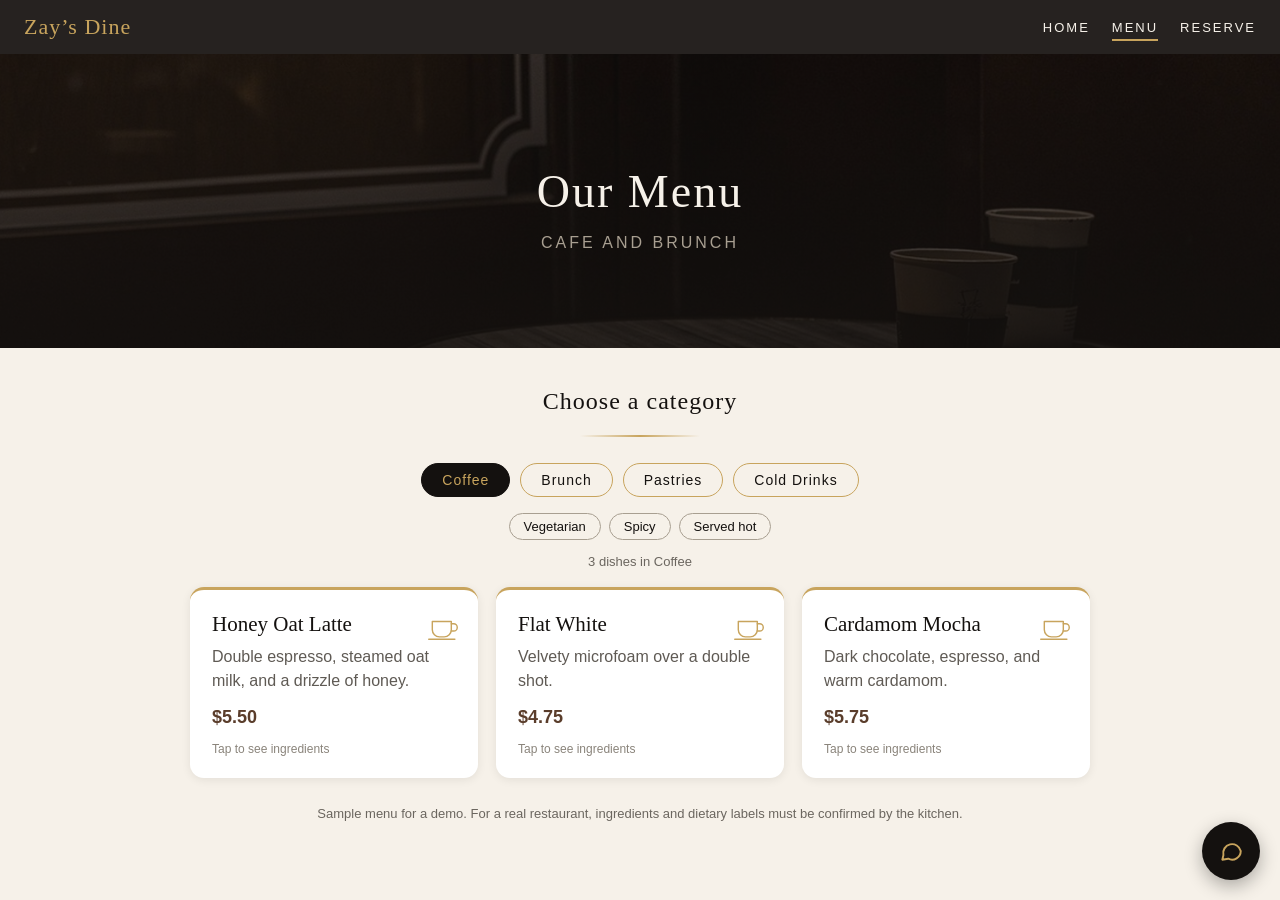
<file: menu.html>
<!DOCTYPE html>
<html lang="en">

<head>
    <meta charset="UTF-8">
    <meta name="viewport" content="width=device-width, initial-scale=1.0">
    <title>Menu | Zay&rsquo;s Dine</title>
    <link rel="stylesheet" href="style.css">
    <script>
        try {
            if (sessionStorage.getItem("steam")) {
                document.documentElement.classList.add("steam-arrive");
            }
        } catch (error) { }
    </script>
</head>

<body>
    <div class="curtain" id="curtain" aria-hidden="true">
        <span></span><span></span><span></span><span></span>
    </div>
    <header class="nav">
        <a class="nav-brand" href="index.html">Zay&rsquo;s Dine</a>
        <nav class="nav-links">
            <a href="index.html">Home</a>
            <a href="menu.html" class="active">Menu</a>
            <a href="index.html#contact">Reserve</a>
        </nav>
    </header>

    <div class="hero hero-small">
        <h1>Our Menu</h1>
        <p>Cafe and Brunch</p>
    </div>

    <div class="menu-page">
        <h2>Choose a category</h2>
        <div class="pole"></div>
        <div class="menu-tabs" id="menu-tabs" role="tablist"></div>
        <div class="menu-chips" id="menu-chips"></div>
        <p class="menu-count" id="menu-count" aria-live="polite"></p>
        <div class="menu-grid" id="menu-grid"></div>
        <p class="menu-note">Sample menu for a demo. For a real restaurant, ingredients and dietary labels must be
            confirmed by the kitchen.</p>
    </div>
    <button class="cup-fab" id="cup-fab" type="button" aria-label="Back to top">
        <svg viewBox="0 0 64 64" aria-hidden="true">
            <defs>
                <clipPath id="cup-clip">
                    <path d="M14 26h32v14a12 12 0 0 1-12 12h-8A12 12 0 0 1 14 40V26z" />
                </clipPath>
            </defs>
            <rect class="cup-liquid" x="10" y="26" width="40" height="28" clip-path="url(#cup-clip)" />
            <path d="M14 26h32v14a12 12 0 0 1-12 12h-8A12 12 0 0 1 14 40V26z" />
            <path d="M46 30h4a6 6 0 0 1 0 12h-4" />
            <path d="M8 56h44" />
        </svg>
    </button>

    <button class="chat-toggle" id="chat-toggle" type="button" aria-label="Open chat" aria-expanded="false">
        <svg viewBox="0 0 24 24" aria-hidden="true">
            <path d="M21 12a8 8 0 0 1-11.6 7.1L4 20l1-4.2A8 8 0 1 1 21 12z" />
        </svg>
    </button>

    <div class="chat" id="chat" role="dialog" aria-label="Chat with the restaurant" aria-hidden="true">
        <div class="chat-head">
            <div>
                <strong>Zay&rsquo;s Dine</strong>
                <span>Virtual assistant</span>
            </div>
            <div class="chat-tools">
                <button class="chat-sound" id="chat-sound" type="button" aria-pressed="true">Sound on</button>
                <button class="chat-close" id="chat-close" type="button" aria-label="Close chat">&times;</button>
            </div>
        </div>

        <div class="chat-log" id="chat-log"></div>
        <div class="chat-chips" id="chat-chips"></div>

        <form class="chat-input" id="chat-form">
            <input type="text" id="chat-text" placeholder="Type a question..." autocomplete="off" maxlength="200">
            <button type="submit" aria-label="Send">
                <svg viewBox="0 0 24 24" aria-hidden="true">
                    <path d="M4 12l16-8-6 16-3-7-7-1z" />
                </svg>
            </button>
        </form>
    </div>

    <script src="data.js"></script>
    <script src="chat.js"></script>
    <script src="common.js"></script>
    <script>

        const tabs = document.getElementById("menu-tabs");
        const chipsBox = document.getElementById("menu-chips");
        const grid = document.getElementById("menu-grid");
        const count = document.getElementById("menu-count");

        const categories = Array.from(new Set(MENU.map(function (d) { return d.category; })));

        const FILTERS = [
            { key: "vegetarian", label: "Vegetarian" },
            { key: "spicy", label: "Spicy" },
            { key: "hot", label: "Served hot" }
        ];

        let activeCategory = categories[0];
        const counted = new Set();
        const activeFilters = new Set();

        function money(n) {
            return "$" + n.toFixed(2);
        }

        function toggleFlip(card) {
            const flipped = card.classList.toggle("flipped");
            card.setAttribute("aria-pressed", String(flipped));
        }

        function buildDish(d, index) {
            const card = document.createElement("article");
            card.className = "dish" + (d.hot ? " is-hot" : "");
            card.style.animationDelay = index * 0.07 + "s";
            card.tabIndex = 0;
            card.setAttribute("role", "button");
            card.setAttribute("aria-pressed", "false");
            card.setAttribute("aria-label", d.name + ". Press to see ingredients.");

            const tilt = document.createElement("div");
            tilt.className = "dish-tilt";

            const inner = document.createElement("div");
            inner.className = "dish-inner";

            /* front */
            const front = document.createElement("div");
            front.className = "dish-face dish-front";

            const name = document.createElement("h3");
            name.textContent = d.name;

            const desc = document.createElement("p");
            desc.textContent = d.desc;

            const price = document.createElement("span");
            price.className = "dish-price";
            price.textContent = money(d.price);
            if (!counted.has(d.name)) { counted.add(d.name); price.dataset.count = d.price; }

            const hint = document.createElement("span");
            hint.className = "dish-hint";
            hint.textContent = "Tap to see ingredients";

            front.append(name, desc, price, hint);

            if (d.hot) {
                const hot = document.createElement("div");
                hot.className = "dish-hot";
                hot.setAttribute("aria-hidden", "true");
                hot.innerHTML =
                    '<div class="dish-steam"><span></span><span></span><span></span></div>' +
                    '<svg viewBox="0 0 64 64"><path d="M14 26h32v14a12 12 0 0 1-12 12h-8A12 12 0 0 1 14 40V26z"/><path d="M46 30h4a6 6 0 0 1 0 12h-4"/><path d="M8 56h44"/></svg>';
                front.appendChild(hot);
            }

            /* back */
            const back = document.createElement("div");
            back.className = "dish-face dish-back";

            const label = document.createElement("span");
            label.className = "dish-label";
            label.textContent = "Ingredients";

            const backName = document.createElement("h3");
            backName.textContent = d.name;

            const details = document.createElement("p");
            details.textContent = d.details;

            const backHint = document.createElement("span");
            backHint.className = "dish-hint";
            backHint.textContent = d.tags.length ? d.tags.join(" \u00b7 ") + " \u2022 Tap to flip back" : "Tap to flip back";

            back.append(label, backName, details, backHint);

            inner.append(front, back);
            tilt.appendChild(inner);
            card.appendChild(tilt);

            /* flip */
            card.addEventListener("click", function () {
                toggleFlip(card);
            });

            card.addEventListener("keydown", function (event) {
                if (event.key === "Enter" || event.key === " ") {
                    event.preventDefault();
                    toggleFlip(card);
                }
            });

            /* tilt (mouse only) */
            const calm = window.matchMedia("(prefers-reduced-motion: reduce)").matches;

            card.addEventListener("pointermove", function (event) {
                if (calm || event.pointerType !== "mouse") return;

                const rect = card.getBoundingClientRect();
                const x = (event.clientX - rect.left) / rect.width - 0.5;
                const y = (event.clientY - rect.top) / rect.height - 0.5;

                card.style.setProperty("--ry", (x * 14).toFixed(1) + "deg");
                card.style.setProperty("--rx", (-y * 14).toFixed(1) + "deg");
            });

            card.addEventListener("pointerleave", function () {
                card.style.setProperty("--rx", "0deg");
                card.style.setProperty("--ry", "0deg");
            });

            return card;
        }

        function matches(d) {
            if (d.category !== activeCategory) return false;

            return Array.from(activeFilters).every(function (key) {
                return key === "hot" ? d.hot : d.tags.includes(key);
            });
        }

        function renderMenu() {
            grid.innerHTML = "";
            const list = MENU.filter(matches);

            if (list.length === 0) {
                const empty = document.createElement("p");
                empty.className = "menu-empty";
                empty.textContent = "Nothing in this category matches those filters. Try another tab or clear a filter.";
                grid.appendChild(empty);
            } else {
                list.forEach(function (d, i) {
                    grid.appendChild(buildDish(d, i));
                });
            }
            watchCounts(grid);

            count.textContent = list.length + (list.length === 1 ? " dish" : " dishes") + " in " + activeCategory;
        }

        function renderChips() {
            chipsBox.innerHTML = "";

            FILTERS.forEach(function (f) {
                const on = activeFilters.has(f.key);
                const button = document.createElement("button");
                button.type = "button";
                button.className = "chip-filter" + (on ? " on" : "");
                button.textContent = f.label;
                button.setAttribute("aria-pressed", String(on));

                button.addEventListener("click", function () {
                    if (activeFilters.has(f.key)) {
                        activeFilters.delete(f.key);
                    } else {
                        activeFilters.add(f.key);
                    }

                    renderChips();
                    chipsBox.children[FILTERS.indexOf(f)].classList.add("pop");
                    renderMenu();
                });

                chipsBox.appendChild(button);
            });
        }

        function renderTabs() {
            tabs.innerHTML = "";

            categories.forEach(function (cat) {
                const button = document.createElement("button");
                button.type = "button";
                button.className = "tab" + (cat === activeCategory ? " active" : "");
                button.textContent = cat;
                button.setAttribute("role", "tab");
                button.setAttribute("aria-selected", String(cat === activeCategory));

                button.addEventListener("click", function () {
                    activeCategory = cat;
                    renderTabs();
                    renderMenu();
                });

                tabs.appendChild(button);
            });
        }

        renderTabs();
        renderChips();
        renderMenu(); 
    </script>
</body>

</html>
</file>
<file: style.css>
:root {
    --dark: #14110f;
    --light: #f6f1e9;
    --steel: #a89f91;
    --brown: #5a3d2b;
    --tan: #c8a45d;
}

body {
    font-family: Arial, sans-serif;
    margin: 0;
    background-color: var(--light);
    color: var(--dark);
}


.hero {
    background-color: var(--dark);
    background-image:
        linear-gradient(rgba(32, 33, 36, 0.65), rgba(32, 33, 36, 0.85)),
        url("images/hero.jpg");
    background-size: cover;
    background-position: center;
    color: white;
    text-align: center;
    padding: 120px 20px;
}

.hero h1 {
    font-size: 40px;
    margin-bottom: 10px;
}

.button {
    display: inline-block;
    background-color: var(--tan);
    color: var(--dark);
    padding: 14px 28px;
    text-decoration: none;
    font-weight: bold;
    border-radius: 6px;
    margin-top: 20px;
}

.about {
    max-width: 600px;
    margin: 40px auto;
    padding: 0 20px;
    text-align: center;
}

.listings {
    max-width: 900px;
    margin: 40px auto;
    padding: 0 20px;
    text-align: center;
}

.cards {
    display: flex;
    gap: 20px;
    justify-content: center;
    flex-wrap: wrap;
}

.card {
    background-color: white;
    width: 260px;
    padding: 20px;
    border-radius: 10px;
    box-shadow: 0 2px 8px rgba(0, 0, 0, 0.1);
}

.price {
    color: var(--brown);
    font-size: 22px;
    font-weight: bold;
}

.contact {
    background-color: var(--dark);
    color: white;
    text-align: center;
    padding: 50px 20px;
    margin-top: 40px;
}

.photos {
    position: relative;
    height: 180px;
    overflow: hidden;
    border-radius: 8px;
    margin-bottom: 15px;
}

.photos img {
    position: absolute;
    top: 0;
    left: 0;
    width: 100%;
    height: 100%;
    object-fit: cover;
    transition: opacity 0.6s ease;
}

.photos img:nth-child(2) {
    opacity: 0;
}

.card {
    transition: transform 0.3s ease, box-shadow 0.3s ease,
        opacity 2s ease, translate 2s ease;
}



.button {
    transition: transform 0.2s ease;
}

.card.show-inside .photos img:nth-child(2) {
    opacity: 1;
}

.card {
    cursor: pointer;
}

@media (hover: hover) {
    .card:hover {
        transform: translateY(-8px);
        box-shadow: 0 12px 24px rgba(0, 0, 0, 0.18);
    }

    .card:hover .photos img:nth-child(2) {
        opacity: 1;
    }

    .button:hover {
        transform: scale(1.05);
    }

    .service:hover {
        transform: scale(1.03);
        box-shadow: 0 8px 18px rgba(0, 0, 0, 0.15);
    }

    .shot:hover img {
        transform: scale(1.08);
    }

    .social:hover .social-icon {
        transform: translateY(-8px) rotate(-6deg);
        color: var(--dark);
        box-shadow: 0 14px 24px rgba(0, 0, 0, 0.28);
        animation: ring 1.2s ease-out infinite;
    }

    .social:hover .social-icon::before {
        transform: translateY(0);
    }

    .social:hover .social-icon svg {
        transform: scale(1.18) rotate(6deg);
    }

    .chat-toggle:hover {
        transform: scale(1.1) rotate(-8deg);
    }

    .chip:hover {
        background: var(--tan);
    }
}

.reveal {
    opacity: 0;
    translate: 0 40px;
}

.reveal.visible {
    opacity: 1;
    translate: 0 0;
}

.contact-form {
    max-width: 420px;
    margin: 30px auto 0;
    display: flex;
    flex-direction: column;
    gap: 8px;
    text-align: left;
}

.contact-form label {
    font-weight: bold;
    margin-top: 8px;
}

.contact-form input,
.contact-form select,
.contact-form textarea {
    width: 100%;
    box-sizing: border-box;
    padding: 12px;
    border: none;
    border-radius: 6px;
    font-size: 16px;
    font-family: Arial, sans-serif;
}

.contact-form button {
    border: none;
    cursor: pointer;
    font-size: 16px;
    font-family: Arial, sans-serif;
    margin-top: 16px;
}

.form-message {
    display: none;
    max-width: 420px;
    margin: 20px auto 0;
    padding: 14px;
    border-radius: 6px;
    background-color: var(--tan);
    color: var(--dark);
    font-weight: bold;
}

.form-message.show {
    display: block;
}

.spinner {
    display: none;
    width: 36px;
    height: 36px;
    margin: 24px auto 0;
    border: 4px solid rgba(201, 180, 154, 0.3);
    border-top-color: var(--tan);
    border-radius: 50%;
    animation: spin 0.8s linear infinite;
}

.spinner.show {
    display: block;
}

@keyframes spin {
    to {
        transform: rotate(360deg);
    }
}

.contact-form button:disabled {
    opacity: 0.6;
    cursor: not-allowed;
}

.word {
    display: inline-block;
    margin-right: 0.3em;
    opacity: 0;
    translate: 0 8px;
    animation: wordIn 0.4s ease forwards;
}

.word:last-child {
    margin-right: 0;
}

@keyframes wordIn {
    to {
        opacity: 1;
        translate: 0 0;
    }
}

.hero p {
    color: var(--steel);
    text-transform: uppercase;
    letter-spacing: 3px;
}

.services {
    max-width: 600px;
    margin: 40px auto;
    padding: 0 20px;
    text-align: center;
}

.service {
    display: flex;
    align-items: flex-end;
    gap: 10px;
    padding: 16px 20px;
    margin-bottom: 12px;
    text-align: left;
    background-color: #fff;
    border-radius: 10px;
    border-left: 4px solid var(--tan);
    box-shadow: 0 2px 8px rgba(0, 0, 0, 0.08);
    transition:
        opacity 0.8s ease var(--d, 0s),
        translate 0.8s ease var(--d, 0s),
        transform 0.3s ease,
        box-shadow 0.3s ease;
}

.service-name {
    font-weight: bold;
}

.service-dots {
    flex: 1;
    border-bottom: 2px dotted var(--steel);
    margin-bottom: 6px;
}

.service-price {
    color: var(--brown);
    font-weight: bold;
    font-size: 20px;
}

.pole {
    height: 10px;
    max-width: 220px;
    margin: 12px auto 24px;
    border-radius: 5px;
    background-image: linear-gradient(45deg,
            var(--tan) 25%, var(--dark) 25%, var(--dark) 50%,
            var(--tan) 50%, var(--tan) 75%, var(--dark) 75%, var(--dark));
    background-size: 28px 28px;
    animation: pole 0.8s linear infinite;
}

@keyframes pole {
    to {
        background-position: 28px 0;
    }
}

@media (prefers-reduced-motion: reduce) {
    .pole {
        animation: none;
    }
}

.gallery {
    max-width: 900px;
    margin: 40px auto;
    padding: 0 20px;
    text-align: center;
}

.gallery-grid {
    display: grid;
    grid-template-columns: repeat(auto-fit, minmax(240px, 1fr));
    gap: 14px;
}

.shot {
    aspect-ratio: 1 / 1;
    overflow: hidden;
    border-radius: 10px;
    box-shadow: 0 2px 8px rgba(0, 0, 0, 0.12);
    transition: opacity 0.8s ease var(--d, 0s), translate 0.8s ease var(--d, 0s);
}

.shot img {
    display: block;
    width: 100%;
    height: 100%;
    object-fit: cover;
    cursor: pointer;
    transition: transform 0.5s ease;
}

.lightbox {
    position: fixed;
    inset: 0;
    display: none;
    align-items: center;
    justify-content: center;
    padding: 20px;
    background: rgba(32, 33, 36, 0.92);
    z-index: 1000;
    cursor: zoom-out;
}

.lightbox.show {
    display: flex;
}

.lightbox img {
    max-width: 100%;
    max-height: 90vh;
    border-radius: 10px;
}

.hours {
    max-width: 600px;
    margin: 40px auto;
    padding: 0 20px;
    text-align: center;
}

.open-badge {
    display: inline-block;
    padding: 6px 18px;
    border-radius: 999px;
    font-weight: bold;
    background: var(--steel);
    color: var(--dark);
}

.open-badge.open {
    background: var(--dark);
    color: var(--tan);
}

.open-badge.open::before {
    content: "";
    display: inline-block;
    width: 8px;
    height: 8px;
    margin-right: 8px;
    border-radius: 50%;
    background: var(--tan);
    animation: pulse 1.4s ease-in-out infinite;
}

@keyframes pulse {
    50% {
        opacity: 0.25;
    }
}

.hours-card {
    margin: 20px 0;
    padding: 6px 20px;
    text-align: left;
    background: #fff;
    border-radius: 10px;
    box-shadow: 0 2px 8px rgba(0, 0, 0, 0.08);
    transition: opacity 0.8s ease, translate 0.8s ease;
}

.hours-row {
    display: flex;
    justify-content: space-between;
    padding: 12px 0;
    border-bottom: 1px solid #e6e6e6;
}

.hours-row:last-child {
    border-bottom: none;
}

.hours-row.today {
    font-weight: bold;
    color: var(--brown);
}

@media (prefers-reduced-motion: reduce) {
    .open-badge.open::before {
        animation: none;
    }
}

.socials {
    max-width: 700px;
    margin: 40px auto;
    padding: 0 20px;
    text-align: center;
}

.social-row {
    display: flex;
    justify-content: center;
    flex-wrap: wrap;
    gap: 28px;
    margin-top: 10px;
}

.social {
    display: flex;
    flex-direction: column;
    align-items: center;
    gap: 10px;
    color: var(--dark);
    text-decoration: none;
    font-weight: bold;
    -webkit-tap-highlight-color: transparent;
    transition: opacity 0.8s ease var(--d, 0s), translate 0.8s ease var(--d, 0s);
}

.social-icon {
    position: relative;
    overflow: hidden;
    display: grid;
    place-items: center;
    width: 68px;
    height: 68px;
    border-radius: 50%;
    background: var(--dark);
    color: var(--tan);
    box-shadow: 0 4px 12px rgba(0, 0, 0, 0.18);
    transition: transform 0.35s cubic-bezier(0.34, 1.56, 0.64, 1), box-shadow 0.35s ease, color 0.3s ease;
}

.social-icon::before {
    content: "";
    position: absolute;
    inset: 0;
    background: var(--tan);
    transform: translateY(100%);
    transition: transform 0.35s ease;
}

.social-icon svg {
    position: relative;
    width: 30px;
    height: 30px;
    fill: none;
    stroke: currentColor;
    stroke-width: 1.8;
    stroke-linecap: round;
    stroke-linejoin: round;
    transition: transform 0.35s cubic-bezier(0.34, 1.56, 0.64, 1);
}

.social-label {
    font-size: 13px;
    letter-spacing: 1px;
    text-transform: uppercase;
}

.social:active .social-icon {
    transform: scale(0.9);
}

.social:focus-visible .social-icon {
    outline: 3px solid var(--tan);
    outline-offset: 4px;
}

.ripple {
    position: absolute;
    border-radius: 50%;
    background: rgba(248, 248, 248, 0.6);
    transform: scale(0);
    animation: ripple 0.6s ease-out forwards;
    pointer-events: none;
}

@keyframes ripple {
    to {
        transform: scale(4);
        opacity: 0;
    }
}

@keyframes ring {
    0% {
        box-shadow: 0 14px 24px rgba(0, 0, 0, 0.28), 0 0 0 0 rgba(201, 180, 154, 0.7);
    }

    100% {
        box-shadow: 0 14px 24px rgba(0, 0, 0, 0.28), 0 0 0 18px rgba(201, 180, 154, 0);
    }
}

@media (prefers-reduced-motion: reduce) {
    .ripple {
        animation: none;
        display: none;
    }
}

.chat-toggle {
    position: fixed;
    right: 20px;
    bottom: 20px;
    width: 58px;
    height: 58px;
    display: grid;
    place-items: center;
    border: none;
    border-radius: 50%;
    background: var(--dark);
    color: var(--tan);
    cursor: pointer;
    z-index: 900;
    box-shadow: 0 6px 18px rgba(0, 0, 0, 0.3);
    transition: transform 0.3s cubic-bezier(0.34, 1.56, 0.64, 1);
}

.chat-toggle svg,
.chat-input button svg {
    width: 26px;
    height: 26px;
    fill: none;
    stroke: currentColor;
    stroke-width: 1.8;
    stroke-linecap: round;
    stroke-linejoin: round;
}

.chat-toggle:active {
    transform: scale(0.92);
}

.chat {
    position: fixed;
    right: 20px;
    bottom: 90px;
    width: min(360px, calc(100vw - 40px));
    height: min(480px, calc(100vh - 120px));
    display: flex;
    flex-direction: column;
    overflow: hidden;
    background: #fff;
    border-radius: 16px;
    box-shadow: 0 14px 40px rgba(0, 0, 0, 0.3);
    z-index: 900;
    opacity: 0;
    visibility: hidden;
    pointer-events: none;
    transform: translateY(16px) scale(0.96);
    transform-origin: bottom right;
    transition: opacity 0.25s ease, transform 0.25s ease, visibility 0.25s;
}

.chat.open {
    opacity: 1;
    visibility: visible;
    pointer-events: auto;
    transform: none;
}

.chat-head {
    display: flex;
    justify-content: space-between;
    align-items: center;
    padding: 14px 18px;
    background: var(--dark);
    color: var(--light);
}

.chat-head strong {
    display: block;
    color: var(--tan);
}

.chat-head span {
    font-size: 12px;
    color: var(--steel);
}

.chat-tools {
    display: flex;
    align-items: center;
    gap: 10px;
}

.chat-sound {
    padding: 3px 10px;
    border: 1px solid var(--steel);
    border-radius: 999px;
    background: none;
    color: var(--steel);
    font-size: 12px;
    cursor: pointer;
}

.chat-sound[aria-pressed="false"] {
    opacity: 0.6;
}

.chat-close {
    border: none;
    background: none;
    color: var(--light);
    font-size: 28px;
    line-height: 1;
    cursor: pointer;
}

.chat-log {
    flex: 1;
    display: flex;
    flex-direction: column;
    gap: 8px;
    padding: 16px;
    overflow-y: auto;
    background: var(--light);
}

.msg {
    max-width: 82%;
    padding: 10px 14px;
    border-radius: 14px;
    font-size: 15px;
    line-height: 1.4;
    white-space: pre-line;
    animation: msgIn 0.25s ease;
}

.msg.bot {
    align-self: flex-start;
    background: #fff;
    color: var(--dark);
    border-bottom-left-radius: 4px;
    box-shadow: 0 1px 4px rgba(0, 0, 0, 0.1);
}

.msg.me {
    align-self: flex-end;
    background: var(--dark);
    color: var(--light);
    border-bottom-right-radius: 4px;
    animation: meIn 0.3s ease;
}

@keyframes msgIn {
    from {
        opacity: 0;
        transform: translateY(8px);
    }
}

@keyframes meIn {
    from {
        opacity: 0;
        transform: translateX(24px);
    }
}

.typing {
    align-self: flex-start;
    display: flex;
    gap: 5px;
    padding: 12px 14px;
    background: #fff;
    border-radius: 14px;
    box-shadow: 0 1px 4px rgba(0, 0, 0, 0.1);
}

.typing span {
    width: 7px;
    height: 7px;
    border-radius: 50%;
    background: var(--steel);
    animation: dot 1s ease-in-out infinite;
}

.typing span:nth-child(2) {
    animation-delay: 0.15s;
}

.typing span:nth-child(3) {
    animation-delay: 0.3s;
}

@keyframes dot {

    0%,
    60%,
    100% {
        transform: translateY(0);
        opacity: 0.5;
    }

    30% {
        transform: translateY(-5px);
        opacity: 1;
    }
}

.chat-chips {
    display: flex;
    flex-wrap: wrap;
    gap: 6px;
    padding: 8px 12px 0;
    background: var(--light);
}

.chip {
    padding: 6px 14px;
    border: 1px solid var(--tan);
    border-radius: 999px;
    background: #fff;
    color: var(--dark);
    font-size: 14px;
    cursor: pointer;
    animation: chipIn 0.35s ease backwards;
    transition: background 0.2s ease, transform 0.2s ease;
}

.chip:active {
    transform: scale(0.94);
}

@keyframes chipIn {
    from {
        opacity: 0;
        transform: translateY(8px) scale(0.9);
    }
}

.chat-input {
    display: flex;
    gap: 8px;
    padding: 12px;
    background: var(--light);
}

.chat-input input {
    flex: 1;
    min-width: 0;
    padding: 10px 14px;
    border: 1px solid #d5d5d5;
    border-radius: 999px;
    font-size: 16px;
    font-family: Arial, sans-serif;
}

.chat-input button {
    width: 42px;
    height: 42px;
    display: grid;
    place-items: center;
    border: none;
    border-radius: 50%;
    background: var(--tan);
    color: var(--dark);
    cursor: pointer;
}

.chat-input button svg {
    width: 20px;
    height: 20px;
}

.chat-input button.fire svg {
    animation: kick 0.4s ease;
}

@keyframes kick {
    40% {
        transform: translate(6px, -6px) scale(1.25);
    }
}

.plane {
    position: fixed;
    width: 28px;
    height: 28px;
    z-index: 1001;
    pointer-events: none;
    animation: fly 1s cubic-bezier(0.4, 0, 0.8, 0.6) forwards;
}

.plane svg {
    width: 100%;
    height: 100%;
    fill: var(--tan);
    stroke: var(--dark);
    stroke-width: 1.4;
    stroke-linejoin: round;
}

@keyframes fly {
    0% {
        transform: translate(0, 0) rotate(-25deg) scale(1);
        opacity: 1;
    }

    35% {
        transform: translate(40px, -80px) rotate(-55deg) scale(1.2);
    }

    60% {
        transform: translate(120px, -170px) rotate(-30deg) scale(1);
    }

    100% {
        transform: translate(280px, -440px) rotate(-40deg) scale(0.35);
        opacity: 0;
    }
}

@media (prefers-reduced-motion: reduce) {

    .msg,
    .chip,
    .typing span,
    .chat-input button.fire svg {
        animation: none;
    }
}

#chat-form {
    display: flex;
    gap: 8px;
    margin: 0;
    padding: 12px;
    background: var(--light);
}

#chat-form input {
    flex: 1;
    min-width: 0;
    width: auto;
    box-sizing: border-box;
    padding: 10px 14px;
    border: 1px solid #d5d5d5;
    border-radius: 999px;
    font-size: 16px;
    font-family: Arial, sans-serif;
}

#chat-form button {
    flex: none;
    width: 42px;
    height: 42px;
    padding: 0;
    margin: 0;
    display: grid;
    place-items: center;
    border: none;
    border-radius: 50%;
    background: var(--tan);
    color: var(--dark);
    cursor: pointer;
}

#chat-form button svg {
    width: 20px;
    height: 20px;
    fill: none;
    stroke: currentColor;
    stroke-width: 1.8;
    stroke-linecap: round;
    stroke-linejoin: round;
}

h2 {
    font-family: Georgia, "Times New Roman", serif;
    font-weight: normal;
    letter-spacing: 1px;
}

.hero {
    position: relative;
    overflow: hidden;
    isolation: isolate;
    background-image: none;
    background-color: var(--dark);
    color: var(--light);
    padding: 130px 20px;
}

.hero::before {
    content: "";
    position: absolute;
    inset: -4%;
    z-index: -1;
    background-image:
        linear-gradient(rgba(20, 17, 15, 0.6), rgba(20, 17, 15, 0.88)),
        url("images/hero.jpg");
    background-size: cover;
    background-position: center;
    animation: drift 24s ease-in-out infinite alternate;
}

@keyframes drift {
    to {
        transform: scale(1.1) translateY(-2%);
    }
}

.hero h1 {
    font-family: Georgia, "Times New Roman", serif;
    font-size: 56px;
    font-weight: normal;
    letter-spacing: 2px;
}

.hero h1,
.hero p,
.hero .button {
    animation: rise 0.9s ease backwards;
}

.hero p {
    animation-delay: 0.25s;
}

.hero .button {
    animation-delay: 0.5s;
}

@keyframes rise {
    from {
        opacity: 0;
        transform: translateY(24px);
    }
}

.pole {
    width: 120px;
    max-width: none;
    height: 2px;
    margin: 14px auto 26px;
    border-radius: 0;
    background: linear-gradient(90deg, transparent, var(--tan), transparent);
    background-size: auto;
    background-position: center;
    animation: lineGrow 1.2s ease backwards;
}

@keyframes lineGrow {
    from {
        width: 0;
        opacity: 0;
    }
}

@media (prefers-reduced-motion: reduce) {

    .hero::before,
    .hero h1,
    .hero p,
    .hero .button,
    .pole {
        animation: none;
    }
}

.special {
    max-width: 700px;
    margin: 40px auto;
    padding: 0 20px;
    text-align: center;
}

.special-card {
    display: flex;
    align-items: center;
    gap: 24px;
    padding: 28px;
    text-align: left;
    color: var(--light);
    background: var(--dark);
    border-radius: 16px;
    box-shadow: 0 10px 30px rgba(0, 0, 0, 0.25);
    transition: opacity 0.8s ease, translate 0.8s ease;
}

.special-card h3 {
    margin: 0 0 8px;
    font-family: Georgia, "Times New Roman", serif;
    font-size: 26px;
    font-weight: normal;
    color: var(--tan);
}

.special-card p {
    margin: 0 0 10px;
    color: var(--steel);
}

.special-price {
    font-size: 22px;
    font-weight: bold;
    color: var(--tan);
}

.cup {
    position: relative;
    flex: none;
    width: 96px;
}

.cup svg {
    display: block;
    width: 96px;
    height: 96px;
    fill: none;
    stroke: var(--tan);
    stroke-width: 2;
    stroke-linecap: round;
    stroke-linejoin: round;
}

.steam {
    position: absolute;
    left: 50%;
    top: -6px;
    width: 56px;
    height: 64px;
    transform: translateX(-50%);
    pointer-events: none;
}

.steam span {
    position: absolute;
    bottom: 0;
    width: 10px;
    height: 34px;
    border-radius: 50%;
    background: radial-gradient(ellipse at 50% 80%, rgba(246, 241, 233, 0.9), rgba(246, 241, 233, 0) 70%);
    filter: blur(5px);
    opacity: 0;
    will-change: transform, opacity;
    animation: steam 3.2s ease-in-out infinite;
}

.steam span:nth-child(1) {
    left: 6px;
    animation-delay: 0s;
}

.steam span:nth-child(2) {
    left: 20px;
    animation-delay: 0.8s;
    height: 42px;
}

.steam span:nth-child(3) {
    left: 34px;
    animation-delay: 1.6s;
}

.steam span:nth-child(4) {
    left: 46px;
    animation-delay: 2.3s;
    height: 28px;
}

@keyframes steam {
    0% {
        transform: translateY(12px) scaleX(1);
        opacity: 0;
    }

    20% {
        opacity: 0.75;
    }

    50% {
        transform: translateY(-20px) translateX(5px) scaleX(1.5);
    }

    80% {
        opacity: 0.2;
    }

    100% {
        transform: translateY(-52px) translateX(-6px) scaleX(2.1);
        opacity: 0;
    }
}

@media (max-width: 520px) {
    .special-card {
        flex-direction: column;
        text-align: center;
    }
}

@media (prefers-reduced-motion: reduce) {
    .steam span {
        animation: none;
        opacity: 0.25;
    }
}

html {
    scroll-padding-top: 72px;
}

.nav {
    position: sticky;
    top: 0;
    z-index: 800;
    display: flex;
    justify-content: space-between;
    align-items: center;
    padding: 14px 24px;
    background: rgba(20, 17, 15, 0.92);
    backdrop-filter: blur(8px);
}

.nav-brand {
    font-family: Georgia, "Times New Roman", serif;
    font-size: 22px;
    letter-spacing: 1px;
    color: var(--tan);
    text-decoration: none;
}

.nav-links {
    display: flex;
    gap: 22px;
}

.nav-links a {
    position: relative;
    padding: 4px 0;
    font-size: 13px;
    letter-spacing: 2px;
    text-transform: uppercase;
    color: var(--light);
    text-decoration: none;
}

.nav-links a::after {
    content: "";
    position: absolute;
    left: 0;
    bottom: -2px;
    width: 100%;
    height: 2px;
    background: var(--tan);
    transform: scaleX(0);
    transform-origin: left;
    transition: transform 0.3s ease;
}

.nav-links a.active::after {
    transform: scaleX(1);
}

.hero-small {
    padding: 80px 20px;
}

.hero-small h1 {
    font-size: 46px;
}

.menu-page {
    max-width: 900px;
    margin: 40px auto;
    padding: 0 20px;
    text-align: center;
}

@media (hover: hover) {
    .nav-links a:hover::after {
        transform: scaleX(1);
    }
}

@media (max-width: 520px) {
    .nav {
        padding: 12px 16px;
    }

    .nav-brand {
        font-size: 18px;
    }

    .nav-links {
        gap: 14px;
    }

    .nav-links a {
        font-size: 11px;
        letter-spacing: 1px;
    }
}

.menu-tabs {
    display: flex;
    flex-wrap: wrap;
    justify-content: center;
    gap: 10px;
    margin: 8px 0 28px;
}

.tab {
    padding: 8px 20px;
    border: 1px solid var(--tan);
    border-radius: 999px;
    background: transparent;
    color: var(--dark);
    font-size: 14px;
    letter-spacing: 1px;
    cursor: pointer;
    transition: background 0.25s ease, color 0.25s ease, transform 0.2s ease;
}

.tab.active {
    background: var(--dark);
    border-color: var(--dark);
    color: var(--tan);
}

.tab:active {
    transform: scale(0.95);
}

.menu-grid {
    display: grid;
    grid-template-columns: repeat(auto-fit, minmax(250px, 1fr));
    gap: 18px;
    text-align: left;
}


.dish h3 {
    margin: 0 0 8px;
    font-family: Georgia, "Times New Roman", serif;
    font-size: 21px;
    font-weight: normal;
    color: var(--dark);
}

.dish p {
    margin: 0 0 14px;
    line-height: 1.5;
    color: #5f5a54;
}

.dish-price {
    font-size: 18px;
    font-weight: bold;
    color: var(--brown);
}

@keyframes dishIn {
    from {
        opacity: 0;
        transform: translateY(18px) scale(0.97);
    }
}

.menu-note {
    margin-top: 28px;
    font-size: 13px;
    color: #6b665f;
}

@media (hover: hover) {
    .tab:not(.active):hover {
        background: var(--tan);
    }
}

@media (prefers-reduced-motion: reduce) {
    .dish {
        animation: none;
    }
}

.menu-chips {
    display: flex;
    flex-wrap: wrap;
    justify-content: center;
    gap: 8px;
    margin: -12px 0 14px;
}

.chip-filter {
    padding: 5px 14px;
    border: 1px solid var(--steel);
    border-radius: 999px;
    background: transparent;
    color: var(--dark);
    font-size: 13px;
    cursor: pointer;
    transition: background 0.25s ease, border-color 0.25s ease;
}

.chip-filter.on {
    background: var(--tan);
    border-color: var(--tan);
    font-weight: bold;
}

.chip-filter.pop {
    animation: chipPop 0.35s cubic-bezier(0.34, 1.56, 0.64, 1);
}

@keyframes chipPop {
    40% {
        transform: scale(1.18);
    }
}

.menu-count {
    margin: 0 0 18px;
    font-size: 13px;
    color: #6b665f;
}

.menu-empty {
    grid-column: 1 / -1;
    padding: 30px 10px;
    color: #6b665f;
    animation: dishIn 0.5s ease;
}


.dish.is-hot h3 {
    padding-right: 46px;
}

.dish-hot {
    position: absolute;
    top: 16px;
    right: 16px;
    width: 38px;
    height: 38px;
}

.dish-hot svg {
    display: block;
    width: 38px;
    height: 38px;
    fill: none;
    stroke: var(--tan);
    stroke-width: 2.4;
    stroke-linecap: round;
    stroke-linejoin: round;
}

.dish-steam {
    position: absolute;
    left: 50%;
    top: -14px;
    width: 30px;
    height: 28px;
    transform: translateX(-50%);
    pointer-events: none;
}

.dish-steam span {
    position: absolute;
    bottom: 0;
    width: 6px;
    height: 18px;
    border-radius: 50%;
    background: radial-gradient(ellipse at 50% 80%, rgba(90, 61, 43, 0.55), rgba(90, 61, 43, 0) 70%);
    filter: blur(3px);
    opacity: 0;
    animation: dishSteam 2.8s ease-in-out infinite;
}

.dish-steam span:nth-child(1) {
    left: 3px;
    animation-delay: 0s;
}

.dish-steam span:nth-child(2) {
    left: 12px;
    animation-delay: 0.9s;
    height: 22px;
}

.dish-steam span:nth-child(3) {
    left: 21px;
    animation-delay: 1.8s;
}

@keyframes dishSteam {
    0% {
        transform: translateY(8px) scaleX(1);
        opacity: 0;
    }

    25% {
        opacity: 0.8;
    }

    60% {
        transform: translateY(-10px) translateX(3px) scaleX(1.5);
    }

    100% {
        transform: translateY(-26px) translateX(-4px) scaleX(2);
        opacity: 0;
    }
}

@media (prefers-reduced-motion: reduce) {
    .dish-steam span {
        animation: none;
        opacity: 0.3;
    }

    .chip-filter.pop {
        animation: none;
    }
}

.dish {
    perspective: 900px;
    cursor: pointer;
    animation: dishIn 0.5s ease backwards;
}

.dish:focus-visible {
    outline: 3px solid var(--tan);
    outline-offset: 4px;
    border-radius: 14px;
}

.dish-tilt {
    transform-style: preserve-3d;
    transform: rotateX(var(--rx, 0deg)) rotateY(var(--ry, 0deg));
    transition: transform 0.25s ease-out;
}

.dish-inner {
    display: grid;
    transform-style: preserve-3d;
    transition: transform 0.7s cubic-bezier(0.34, 1.2, 0.64, 1);
}

.dish.flipped .dish-inner {
    transform: rotateY(180deg);
}

.dish-face {
    grid-area: 1 / 1;
    position: relative;
    padding: 22px;
    border-radius: 14px;
    box-shadow: 0 2px 10px rgba(0, 0, 0, 0.08);
    backface-visibility: hidden;
    -webkit-backface-visibility: hidden;
}

.dish-front {
    background: #fff;
    border-top: 3px solid var(--tan);
}

.dish-back {
    background: var(--dark);
    border-top: 3px solid var(--tan);
    color: var(--light);
    transform: rotateY(180deg);
}

.dish-back h3 {
    color: var(--tan);
}

.dish-back p {
    color: var(--steel);
}

.dish-label {
    display: block;
    margin-bottom: 8px;
    font-size: 12px;
    letter-spacing: 2px;
    text-transform: uppercase;
    color: var(--tan);
}

.dish-hint {
    display: block;
    margin-top: 14px;
    font-size: 12px;
    color: #8a847b;
}

.dish-back .dish-hint {
    color: var(--steel);
}

@media (prefers-reduced-motion: reduce) {

    .dish-tilt,
    .dish-inner {
        transition: none;
    }
}

.curtain {
    position: fixed;
    inset: 0;
    z-index: 2000;
    overflow: hidden;
    pointer-events: none;
    opacity: 0;
    background: rgba(20, 17, 15, 0.88);
    transition: opacity 0.35s ease;
}

.curtain.on {
    opacity: 1;
    pointer-events: auto;
}

html.steam-arrive .curtain {
    opacity: 1;
    transition: none;
    animation: curtainOut 0.4s ease 0.5s forwards;
}

.curtain span {
    position: absolute;
    bottom: -10vmax;
    width: 34vmax;
    height: 34vmax;
    border-radius: 50%;
    background: radial-gradient(circle, rgba(246, 241, 233, 0.16), rgba(246, 241, 233, 0) 65%);
    opacity: 0;
}

.curtain span:nth-child(1) {
    left: 5vw;
    --sway: 4vw;
}

.curtain span:nth-child(2) {
    left: 35vw;
    --sway: -3vw;
    animation-delay: 0.08s;
}

.curtain span:nth-child(3) {
    left: 62vw;
    --sway: 3vw;
    animation-delay: 0.15s;
}

.curtain span:nth-child(4) {
    display: none;
}

.curtain.on span {
    animation: curtainSteam 0.9s ease-out forwards;
}

@keyframes curtainSteam {
    0% {
        transform: translate(0, 0) scale(0.9);
        opacity: 0;
    }

    35% {
        opacity: 1;
    }

    100% {
        transform: translate(var(--sway), -70vh) scale(1.2);
        opacity: 0;
    }
}

@keyframes curtainOut {
    to {
        opacity: 0;
    }
}

.ticker {
    overflow: hidden;
    padding: 10px 0;
    white-space: nowrap;
    font-size: 13px;
    letter-spacing: 2px;
    text-transform: uppercase;
    color: var(--dark);
    background: var(--tan);
}

.ticker-track {
    display: inline-flex;
    animation: ticker 50s linear infinite;
}

@keyframes ticker {
    to {
        transform: translateX(-50%);
    }
}

.special-day {
    display: block;
    margin-bottom: 6px;
    font-size: 12px;
    letter-spacing: 2px;
    text-transform: uppercase;
    color: var(--steel);
}

.was {
    margin-left: 8px;
    color: var(--steel);
}

.sign-wrap {
    display: flex;
    justify-content: center;
    margin: 6px 0 4px;
}

.sign {
    width: 160px;
    transform-origin: 50% 0;
    animation: swing 5s ease-in-out infinite alternate;
}

.sign.closed {
    animation-duration: 8s;
}

.sign-strings {
    display: block;
    width: 160px;
    height: 44px;
    fill: none;
    stroke: var(--steel);
    stroke-width: 1.5;
    stroke-linecap: round;
}

.sign-board {
    width: 112px;
    margin: -2px auto 0;
    padding: 10px 6px 12px;
    text-align: center;
    background: var(--dark);
    border: 2px solid var(--tan);
    border-radius: 8px;
    box-shadow: 0 8px 18px rgba(0, 0, 0, 0.25);
}

.sign-board small {
    display: block;
    font-size: 11px;
    letter-spacing: 3px;
    text-transform: uppercase;
    color: var(--steel);
}

.sign-board strong {
    display: block;
    font-family: Georgia, "Times New Roman", serif;
    font-size: 26px;
    letter-spacing: 3px;
    color: var(--tan);
    transition: color 0.4s ease;
}

.sign.closed .sign-board strong {
    color: var(--steel);
}

@keyframes swing {
    from {
        transform: rotate(-7deg);
    }

    to {
        transform: rotate(7deg);
    }
}

.kitchen-line {
    margin: 10px 0 18px;
    font-weight: bold;
    color: var(--brown);
}

@media (hover: hover) {
    .ticker:hover .ticker-track {
        animation-play-state: paused;
    }
}

@media (prefers-reduced-motion: reduce) {
    .sign {
        animation: none;
    }

    .ticker {
        white-space: normal;
        text-align: center;
    }

    .ticker-track {
        display: block;
        animation: none;
    }

    .ticker-group+.ticker-group {
        display: none;
    }
}

.picks {
    max-width: 900px;
    margin: 40px auto;
    padding: 0 20px;
    text-align: center;
}

.picks-grid {
    display: grid;
    grid-template-columns: repeat(auto-fit, minmax(240px, 1fr));
    gap: 18px;
    margin-bottom: 28px;
    text-align: left;
}

.pick {
    padding: 22px;
    background: #fff;
    border-top: 3px solid var(--tan);
    border-radius: 14px;
    box-shadow: 0 2px 10px rgba(0, 0, 0, 0.08);
    transition:
        opacity 0.8s ease var(--d, 0s),
        translate 0.8s ease var(--d, 0s),
        transform 0.3s ease,
        box-shadow 0.3s ease;
}

.pick-cat {
    display: block;
    margin-bottom: 8px;
    font-size: 12px;
    letter-spacing: 2px;
    text-transform: uppercase;
    color: var(--brown);
}

.pick h3 {
    margin: 0 0 8px;
    font-family: Georgia, "Times New Roman", serif;
    font-size: 21px;
    font-weight: normal;
    color: var(--dark);
}

.pick p {
    margin: 0 0 14px;
    line-height: 1.5;
    color: #5f5a54;
}

.pick-price {
    font-size: 18px;
    font-weight: bold;
    color: var(--brown);
}

@media (hover: hover) {
    .pick:hover {
        transform: translateY(-6px);
        box-shadow: 0 12px 24px rgba(0, 0, 0, 0.14);
    }
}

.cup-fab {
    position: fixed;
    left: 18px;
    bottom: 20px;
    width: 54px;
    height: 54px;
    display: grid;
    place-items: center;
    padding: 0;
    border: none;
    border-radius: 50%;
    background: var(--dark);
    box-shadow: 0 6px 18px rgba(0, 0, 0, 0.3);
    cursor: pointer;
    z-index: 700;
    opacity: 0;
    pointer-events: none;
    transform: translateY(16px) scale(0.9);
    transition: opacity 0.3s ease, transform 0.3s ease;
}

.cup-fab.show {
    opacity: 1;
    pointer-events: auto;
    transform: none;
}

.cup-fab svg {
    width: 34px;
    height: 34px;
    fill: none;
    stroke: var(--tan);
    stroke-width: 2.4;
    stroke-linecap: round;
    stroke-linejoin: round;
}

.cup-liquid {
    fill: var(--tan);
    stroke: none;
    transform: translateY(calc((1 - var(--fill, 0)) * 28px));
    transition: transform 0.15s linear;
}

.cup-fab.full {
    animation: cupFull 0.6s ease;
}

@keyframes cupFull {
    40% {
        transform: scale(1.18) rotate(-6deg);
    }
}

.hero h1 {
    animation: none;
}

.letter {
    display: inline-block;
    animation: letterIn 0.6s cubic-bezier(0.2, 0.8, 0.2, 1) backwards;
}

@keyframes letterIn {
    from {
        opacity: 0;
        transform: translateY(0.5em) rotate(6deg);
    }
}

@media (hover: hover) {
    .cup-fab.show:hover {
        transform: translateY(-4px) scale(1.06);
    }
}

@media (prefers-reduced-motion: reduce) {
    .cup-liquid {
        transition: none;
    }

    .cup-fab.full,
    .letter {
        animation: none;
    }
}

.stepper {
    display: flex;
    align-items: center;
    justify-content: center;
    gap: 22px;
    padding: 8px;
    border: 1px solid var(--steel);
    border-radius: 999px;
}

.stepper .step {
    width: 42px;
    height: 42px;
    margin: 0;
    padding: 0;
    border: none;
    border-radius: 50%;
    background: var(--tan);
    color: var(--dark);
    font-size: 24px;
    line-height: 1;
    cursor: pointer;
    transition: transform 0.2s ease;
}

.stepper .step:active {
    transform: scale(0.88);
}

.stepper .step:disabled {
    opacity: 0.35;
    cursor: not-allowed;
}

#party-count {
    display: inline-block;
    min-width: 44px;
    text-align: center;
    font-family: Georgia, "Times New Roman", serif;
    font-size: 32px;
    color: var(--light);
}

#party-count.bump {
    animation: bump 0.4s cubic-bezier(0.34, 1.56, 0.64, 1);
}

@keyframes bump {
    40% {
        transform: scale(1.5) translateY(-4px);
        color: var(--tan);
    }
}

.party-note {
    min-height: 1.2em;
    margin: 2px 0 0;
    font-size: 13px;
    color: var(--tan);
}

/* latte swirl spinner (replaces the old round spinner) */
.spinner {
    position: relative;
    overflow: hidden;
    width: 54px;
    height: 54px;
    border: 3px solid var(--tan);
    border-top-color: var(--tan);
    border-radius: 50%;
    background: radial-gradient(circle, #7a523a, var(--brown) 72%);
    box-shadow: 0 0 0 5px rgba(200, 164, 93, 0.22);
    animation: none;
}

.spinner::before,
.spinner::after {
    content: "";
    position: absolute;
    border-radius: 50%;
}

.spinner::before {
    inset: -30%;
    background: conic-gradient(from 0deg, transparent 0 40%, rgba(246, 241, 233, 0.85) 56%, transparent 72% 100%);
    animation: swirl 1.6s linear infinite;
}

.spinner::after {
    inset: 24%;
    background: conic-gradient(from 180deg, transparent 0 45%, rgba(246, 241, 233, 0.8) 60%, transparent 76% 100%);
    animation: swirl 1.1s linear infinite reverse;
}

@keyframes swirl {
    to {
        transform: rotate(360deg);
    }
}

@media (prefers-reduced-motion: reduce) {
    #party-count.bump {
        animation: none;
    }

    .spinner::before,
    .spinner::after {
        animation: none;
    }
}
</file>
